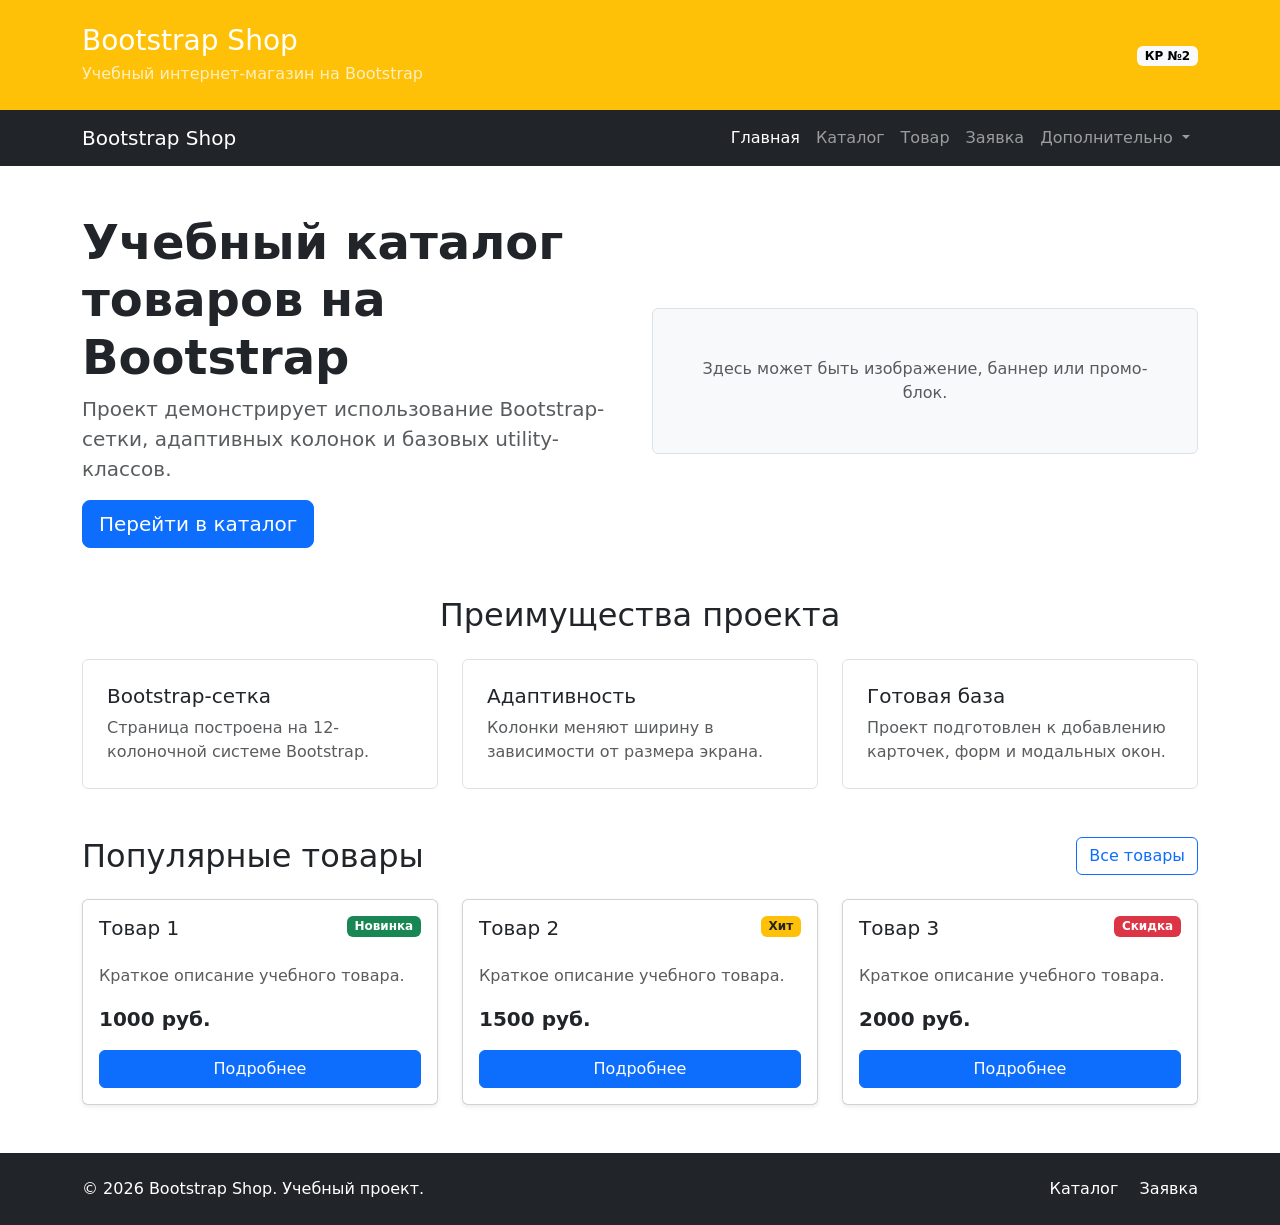
<file: index.html>
<!doctype html>
<html lang="ru">
  <head>
    <meta charset="UTF-8" />
    <meta name="viewport" content="width=device-width, initial-scale=1.0" />
    <title>Главная — Bootstrap Shop</title>
    <link
      href="https://cdn.jsdelivr.net/npm/bootstrap@5.3.3/dist/css/bootstrap.min.css"
      rel="stylesheet"
    />
    <link rel="stylesheet" href="css/custom.css" />
  </head>

  <body>
    <header class="bg-primary text-white py-4 bg-warning">
      <div class="container">
        <div class="row align-items-center">
          <div class="col-12 col-md-8">
            <h1 class="h3 mb-1">Bootstrap Shop</h1>
            <p class="mb-0 opacity-75">Учебный интернет-магазин на Bootstrap</p>
          </div>
          <div class="col-12 col-md-4 text-md-end mt-3 mt-md-0">
            <span class="badge bg-light text-primary text-black"> КР №2 </span>
          </div>
        </div>
      </div>
    </header>

    <nav class="navbar navbar-expand-lg navbar-dark bg-dark">
      <div class="container">
        <a class="navbar-brand" href="index.html">Bootstrap Shop</a>
        <button
          class="navbar-toggler"
          type="button"
          data-bs-toggle="collapse"
          data-bs-target="#mainNavbar"
          aria-controls="mainNavbar"
          aria-expanded="false"
          aria-label="Переключить навигацию"
        >
          <span class="navbar-toggler-icon"></span>
        </button>
        <div class="collapse navbar-collapse" id="mainNavbar">
          <ul class="navbar-nav ms-auto">
            <li class="nav-item">
              <a class="nav-link active" aria-current="page" href="index.html"
                >Главная</a
              >
            </li>
            <li class="nav-item">
              <a class="nav-link" href="catalog.html">Каталог</a>
            </li>
            <li class="nav-item">
              <a class="nav-link" href="product.html">Товар</a>
            </li>
            <li class="nav-item">
              <a class="nav-link" href="order.html">Заявка</a>
            </li>
            <li class="nav-item dropdown">
              <a
                class="nav-link dropdown-toggle"
                href="#"
                role="button"
                data-bs-toggle="dropdown"
                aria-expanded="false"
              >
                Дополнительно
              </a>
              <ul class="dropdown-menu">
                <li>
                  <a class="dropdown-item" href="catalog.html">Все товары</a>
                </li>
                <li>
                  <a class="dropdown-item" href="order.html">Оформить заявку</a>
                </li>
                <li>
                  <a class="dropdown-item" href="index.html#popular"
                    >Популярное</a
                  >
                </li>
              </ul>
            </li>
          </ul>
        </div>
      </div>
    </nav>

    <main>
      <section class="container my-5">
        <div class="row align-items-center g-4">
          <div class="col-12 col-lg-6">
            <h2 class="display-5 fw-bold">
              Учебный каталог товаров на Bootstrap
            </h2>
            <p class="lead text-muted">
              Проект демонстрирует использование Bootstrap-сетки, адаптивных
              колонок и базовых utility-классов.
            </p>
            <a class="btn btn-primary btn-lg" href="catalog.html"
              >Перейти в каталог</a
            >
          </div>
          <div class="col-12 col-lg-6">
            <div class="p-5 bg-light border rounded text-center">
              <p class="mb-0 text-muted">
                Здесь может быть изображение, баннер или промо-блок.
              </p>
            </div>
          </div>
        </div>
      </section>

      <section class="container my-5">
        <h2 class="text-center mb-4">Преимущества проекта</h2>
        <div class="row g-4">
          <div class="col-12 col-md-4">
            <div class="p-4 border rounded h-100 bg-white">
              <h3 class="h5">Bootstrap-сетка</h3>
              <p class="mb-0 text-muted">
                Страница построена на 12-колоночной системе Bootstrap.
              </p>
            </div>
          </div>
          <div class="col-12 col-md-4">
            <div class="p-4 border rounded h-100 bg-white">
              <h3 class="h5">Адаптивность</h3>
              <p class="mb-0 text-muted">
                Колонки меняют ширину в зависимости от размера экрана.
              </p>
            </div>
          </div>
          <div class="col-12 col-md-4">
            <div class="p-4 border rounded h-100 bg-white">
              <h3 class="h5">Готовая база</h3>
              <p class="mb-0 text-muted">
                Проект подготовлен к добавлению карточек, форм и модальных окон.
              </p>
            </div>
          </div>
        </div>
      </section>

      <section class="container my-5" id="popular">
        <div class="d-flex justify-content-between align-items-center mb-4">
          <h2 class="mb-0">Популярные товары</h2>
          <a class="btn btn-outline-primary" href="catalog.html">Все товары</a>
        </div>
        <div class="row g-4">
          <div class="col-12 col-md-6 col-lg-4">
            <div class="card h-100 shadow-sm">
              <div class="card-body d-flex flex-column">
                <div
                  class="d-flex justify-content-between align-items-start mb-3"
                >
                  <h3 class="card-title h5">Товар 1</h3>
                  <span class="badge bg-success">Новинка</span>
                </div>
                <p class="card-text text-muted">
                  Краткое описание учебного товара.
                </p>
                <p class="fw-bold fs-5 mt-auto">1000 руб.</p>
                <a class="btn btn-primary" href="product.html">Подробнее</a>
              </div>
            </div>
          </div>
          <div class="col-12 col-md-6 col-lg-4">
            <div class="card h-100 shadow-sm">
              <div class="card-body d-flex flex-column">
                <div
                  class="d-flex justify-content-between align-items-start mb-3"
                >
                  <h3 class="card-title h5">Товар 2</h3>
                  <span class="badge bg-warning text-dark">Хит</span>
                </div>
                <p class="card-text text-muted">
                  Краткое описание учебного товара.
                </p>
                <p class="fw-bold fs-5 mt-auto">1500 руб.</p>
                <a class="btn btn-primary" href="product.html">Подробнее</a>
              </div>
            </div>
          </div>
          <div class="col-12 col-md-6 col-lg-4">
            <div class="card h-100 shadow-sm">
              <div class="card-body d-flex flex-column">
                <div
                  class="d-flex justify-content-between align-items-start mb-3"
                >
                  <h3 class="card-title h5">Товар 3</h3>
                  <span class="badge bg-danger">Скидка</span>
                </div>
                <p class="card-text text-muted">
                  Краткое описание учебного товара.
                </p>
                <p class="fw-bold fs-5 mt-auto">2000 руб.</p>
                <a class="btn btn-primary" href="product.html">Подробнее</a>
              </div>
            </div>
          </div>
        </div>
      </section>
    </main>

    <footer class="bg-dark text-white py-4 mt-5">
      <div class="container">
        <div class="row align-items-center g-3">
          <div class="col-12 col-md-6">
            <p class="mb-0">&copy; 2026 Bootstrap Shop. Учебный проект.</p>
          </div>
          <div class="col-12 col-md-6 text-md-end">
            <a class="text-white text-decoration-none me-3" href="catalog.html"
              >Каталог</a
            >
            <a class="text-white text-decoration-none" href="order.html"
              >Заявка</a
            >
          </div>
        </div>
      </div>
    </footer>

    <script src="https://cdn.jsdelivr.net/npm/bootstrap@5.3.8/dist/js/bootstrap.bundle.min.js"></script>
  </body>
</html>
</file>
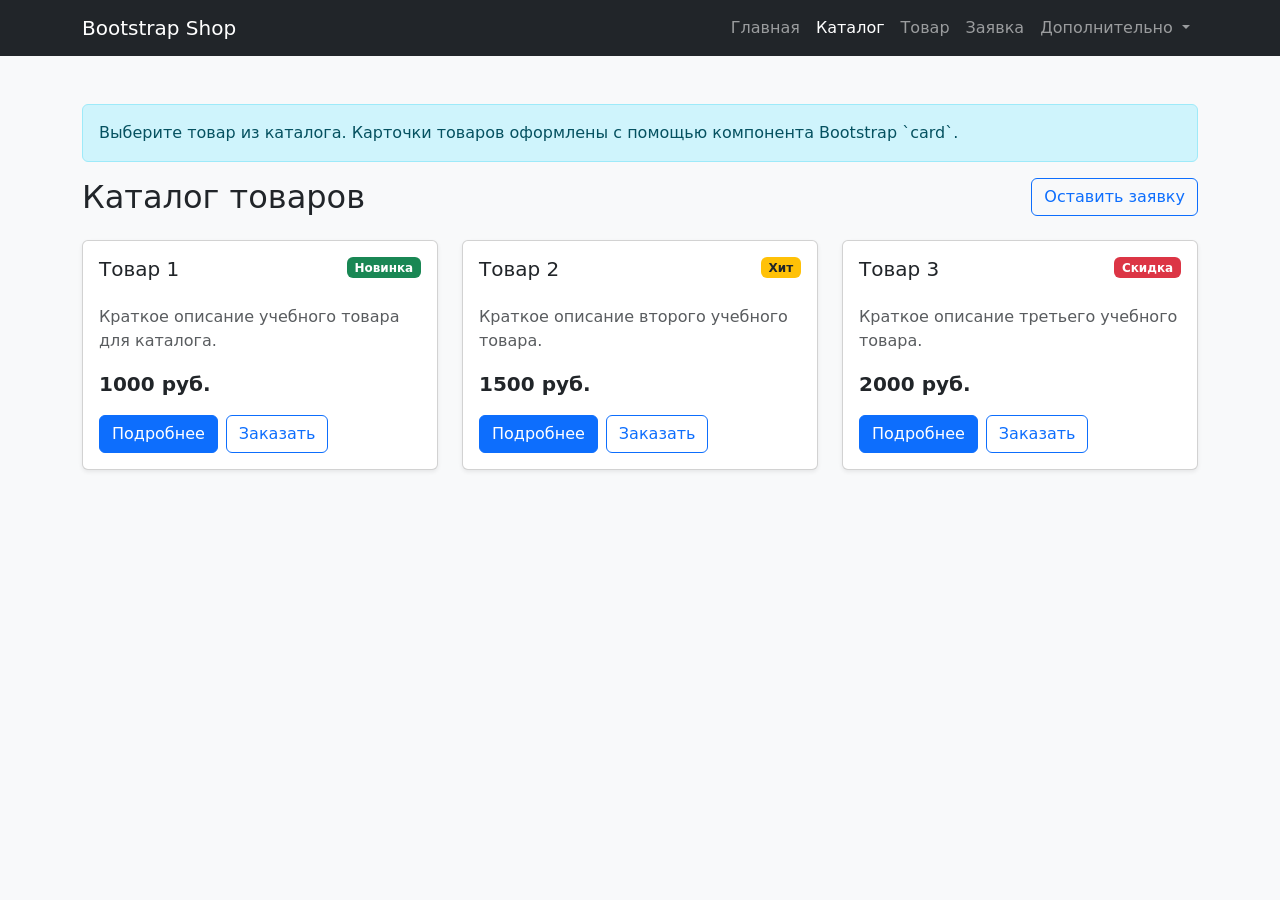
<file: catalog.html>
<!doctype html>
<html lang="ru">
  <head>
    <meta charset="UTF-8" />
    <meta name="viewport" content="width=device-width, initial-scale=1.0" />
    <title>Каталог — Bootstrap Shop</title>
    <link
      href="https://cdn.jsdelivr.net/npm/bootstrap@5.3.3/dist/css/bootstrap.min.css"
      rel="stylesheet"
    />
    <link rel="stylesheet" href="css/custom.css" />
  </head>
  <body class="bg-light">
    <nav class="navbar navbar-expand-lg navbar-dark bg-dark">
      <div class="container">
        <a class="navbar-brand" href="index.html">Bootstrap Shop</a>
        <button
          class="navbar-toggler"
          type="button"
          data-bs-toggle="collapse"
          data-bs-target="#mainNavbar"
          aria-controls="mainNavbar"
          aria-expanded="false"
          aria-label="Переключить навигацию"
        >
          <span class="navbar-toggler-icon"></span>
        </button>
        <div class="collapse navbar-collapse" id="mainNavbar">
          <ul class="navbar-nav ms-auto">
            <li class="nav-item">
              <a class="nav-link" href="index.html">Главная</a>
            </li>
            <li class="nav-item">
              <a class="nav-link active" aria-current="page" href="catalog.html"
                >Каталог</a
              >
            </li>
            <li class="nav-item">
              <a class="nav-link" href="product.html">Товар</a>
            </li>
            <li class="nav-item">
              <a class="nav-link" href="order.html">Заявка</a>
            </li>
            <li class="nav-item dropdown">
              <a
                class="nav-link dropdown-toggle"
                href="#"
                role="button"
                data-bs-toggle="dropdown"
                aria-expanded="false"
              >
                Дополнительно
              </a>
              <ul class="dropdown-menu">
                <li>
                  <a class="dropdown-item" href="catalog.html">Все товары</a>
                </li>
                <li>
                  <a class="dropdown-item" href="order.html">Оформить заявку</a>
                </li>
                <li>
                  <a class="dropdown-item" href="index.html#popular"
                    >Популярное</a
                  >
                </li>
              </ul>
            </li>
          </ul>
        </div>
      </div>
    </nav>

    <main class="container my-5">
      <div class="alert alert-info" role="alert">
        Выберите товар из каталога. Карточки товаров оформлены с помощью
        компонента Bootstrap `card`.
      </div>
      <div class="d-flex justify-content-between align-items-center mb-4">
        <h1 class="h2 mb-0">Каталог товаров</h1>
        <a class="btn btn-outline-primary" href="order.html">Оставить заявку</a>
      </div>
      <div class="row g-4">
        <!-- Товар 1 -->
        <div class="col-12 col-md-6 col-lg-4">
          <div class="card h-100 shadow-sm">
            <div class="card-body d-flex flex-column">
              <div
                class="d-flex justify-content-between align-items-start mb-3"
              >
                <h2 class="card-title h5">Товар 1</h2>
                <span class="badge bg-success">Новинка</span>
              </div>
              <p class="card-text text-muted">
                Краткое описание учебного товара для каталога.
              </p>
              <p class="fw-bold fs-5 mt-auto">1000 руб.</p>
              <div class="d-flex gap-2">
                <a class="btn btn-primary" href="product.html">Подробнее</a>
                <button
                  class="btn btn-outline-primary"
                  type="button"
                  data-bs-toggle="modal"
                  data-bs-target="#orderModal"
                >
                  Заказать
                </button>
              </div>
            </div>
          </div>
        </div>
        <!-- Товар 2 -->
        <div class="col-12 col-md-6 col-lg-4">
          <div class="card h-100 shadow-sm">
            <div class="card-body d-flex flex-column">
              <div
                class="d-flex justify-content-between align-items-start mb-3"
              >
                <h2 class="card-title h5">Товар 2</h2>
                <span class="badge bg-warning text-dark">Хит</span>
              </div>
              <p class="card-text text-muted">
                Краткое описание второго учебного товара.
              </p>
              <p class="fw-bold fs-5 mt-auto">1500 руб.</p>
              <div class="d-flex gap-2">
                <a class="btn btn-primary" href="product.html">Подробнее</a>
                <button
                  class="btn btn-outline-primary"
                  type="button"
                  data-bs-toggle="modal"
                  data-bs-target="#orderModal"
                >
                  Заказать
                </button>
              </div>
            </div>
          </div>
        </div>
        <!-- Товар 3 -->
        <div class="col-12 col-md-6 col-lg-4">
          <div class="card h-100 shadow-sm">
            <div class="card-body d-flex flex-column">
              <div
                class="d-flex justify-content-between align-items-start mb-3"
              >
                <h2 class="card-title h5">Товар 3</h2>
                <span class="badge bg-danger">Скидка</span>
              </div>
              <p class="card-text text-muted">
                Краткое описание третьего учебного товара.
              </p>
              <p class="fw-bold fs-5 mt-auto">2000 руб.</p>
              <div class="d-flex gap-2">
                <a class="btn btn-primary" href="product.html">Подробнее</a>
                <button
                  class="btn btn-outline-primary"
                  type="button"
                  data-bs-toggle="modal"
                  data-bs-target="#orderModal"
                >
                  Заказать
                </button>
              </div>
            </div>
          </div>
        </div>
      </div>
    </main>

    <!-- Модальное окно -->
    <div
      class="modal fade"
      id="orderModal"
      tabindex="-1"
      aria-labelledby="orderModalLabel"
      aria-hidden="true"
    >
      <div class="modal-dialog">
        <div class="modal-content">
          <div class="modal-header">
            <h2 class="modal-title h5" id="orderModalLabel">Быстрая заявка</h2>
            <button
              type="button"
              class="btn-close"
              data-bs-dismiss="modal"
              aria-label="Закрыть"
            ></button>
          </div>
          <div class="modal-body">
            <p class="text-muted">
              Оставьте контактные данные, и менеджер свяжется с вами.
            </p>
            <form>
              <div class="mb-3">
                <label for="modal-name" class="form-label">Имя</label>
                <input
                  id="modal-name"
                  type="text"
                  class="form-control"
                  required
                />
              </div>
              <div class="mb-3">
                <label for="modal-phone" class="form-label">Телефон</label>
                <input
                  id="modal-phone"
                  type="tel"
                  class="form-control"
                  required
                />
              </div>
              <div class="form-check mb-3">
                <input
                  id="modal-agree"
                  class="form-check-input"
                  type="checkbox"
                  required
                />
                <label class="form-check-label" for="modal-agree"
                  >Согласен на обработку данных</label
                >
              </div>
            </form>
          </div>
          <div class="modal-footer">
            <button
              type="button"
              class="btn btn-secondary"
              data-bs-dismiss="modal"
            >
              Закрыть
            </button>
            <button type="button" class="btn btn-primary">Отправить</button>
          </div>
        </div>
      </div>
    </div>

    <script src="https://cdn.jsdelivr.net/npm/bootstrap@5.3.8/dist/js/bootstrap.bundle.min.js"></script>
  </body>
</html>
</file>
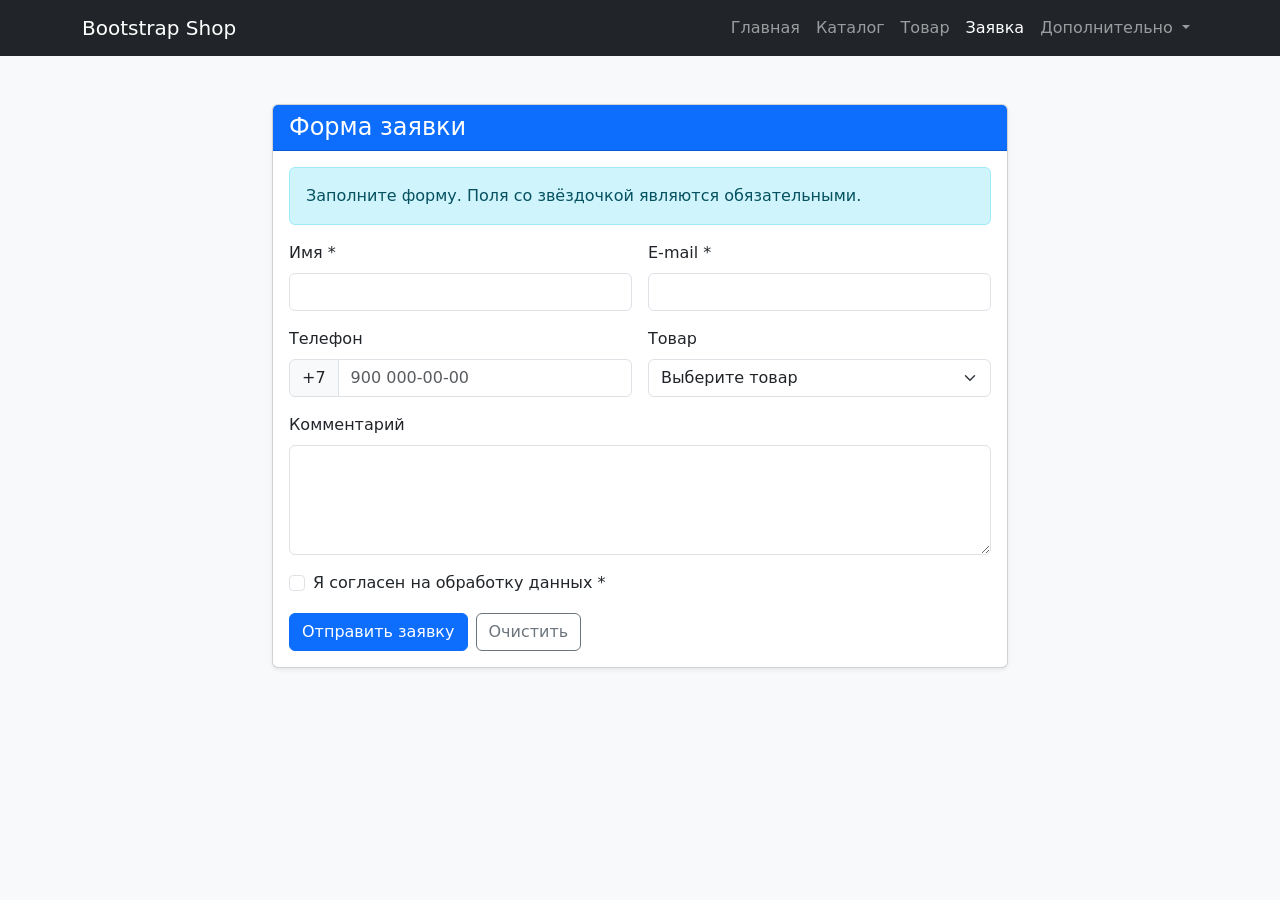
<file: order.html>
<!doctype html>
<html lang="ru">
  <head>
    <meta charset="UTF-8" />
    <meta name="viewport" content="width=device-width, initial-scale=1.0" />
    <title>Заявка — Bootstrap Shop</title>
    <link
      href="https://cdn.jsdelivr.net/npm/bootstrap@5.3.3/dist/css/bootstrap.min.css"
      rel="stylesheet"
    />
    <link rel="stylesheet" href="css/custom.css" />
  </head>
  <body class="bg-light">
    <nav class="navbar navbar-expand-lg navbar-dark bg-dark">
      <div class="container">
        <a class="navbar-brand" href="index.html">Bootstrap Shop</a>
        <button
          class="navbar-toggler"
          type="button"
          data-bs-toggle="collapse"
          data-bs-target="#mainNavbar"
          aria-controls="mainNavbar"
          aria-expanded="false"
          aria-label="Переключить навигацию"
        >
          <span class="navbar-toggler-icon"></span>
        </button>
        <div class="collapse navbar-collapse" id="mainNavbar">
          <ul class="navbar-nav ms-auto">
            <li class="nav-item">
              <a class="nav-link" href="index.html">Главная</a>
            </li>
            <li class="nav-item">
              <a class="nav-link" href="catalog.html">Каталог</a>
            </li>
            <li class="nav-item">
              <a class="nav-link" href="product.html">Товар</a>
            </li>
            <li class="nav-item">
              <a class="nav-link active" aria-current="page" href="order.html"
                >Заявка</a
              >
            </li>
            <li class="nav-item dropdown">
              <a
                class="nav-link dropdown-toggle"
                href="#"
                role="button"
                data-bs-toggle="dropdown"
                aria-expanded="false"
              >
                Дополнительно
              </a>
              <ul class="dropdown-menu">
                <li>
                  <a class="dropdown-item" href="catalog.html">Все товары</a>
                </li>
                <li>
                  <a class="dropdown-item" href="order.html">Оформить заявку</a>
                </li>
                <li>
                  <a class="dropdown-item" href="index.html#popular"
                    >Популярное</a
                  >
                </li>
              </ul>
            </li>
          </ul>
        </div>
      </div>
    </nav>

    <main class="container my-5">
      <div class="row justify-content-center">
        <div class="col-12 col-lg-8">
          <div class="card shadow-sm">
            <div class="card-header bg-primary text-white">
              <h1 class="h4 mb-0">Форма заявки</h1>
            </div>
            <div class="card-body">
              <div class="alert alert-info" role="alert">
                Заполните форму. Поля со звёздочкой являются обязательными.
              </div>
              <form>
                <div class="row g-3">
                  <div class="col-12 col-md-6">
                    <label for="order-name" class="form-label">Имя *</label>
                    <input
                      id="order-name"
                      name="name"
                      type="text"
                      class="form-control"
                      required
                    />
                  </div>
                  <div class="col-12 col-md-6">
                    <label for="order-email" class="form-label">E-mail *</label>
                    <input
                      id="order-email"
                      name="email"
                      type="email"
                      class="form-control"
                      required
                    />
                  </div>
                  <div class="col-12 col-md-6">
                    <label for="order-phone" class="form-label">Телефон</label>
                    <div class="input-group">
                      <span class="input-group-text">+7</span>
                      <input
                        id="order-phone"
                        name="phone"
                        type="tel"
                        class="form-control"
                        placeholder="900 000-00-00"
                      />
                    </div>
                  </div>
                  <div class="col-12 col-md-6">
                    <label for="order-product" class="form-label">Товар</label>
                    <select
                      id="order-product"
                      name="product"
                      class="form-select"
                    >
                      <option selected>Выберите товар</option>
                      <option value="product-1">Товар 1</option>
                      <option value="product-2">Товар 2</option>
                      <option value="product-3">Товар 3</option>
                    </select>
                  </div>
                  <div class="col-12">
                    <label for="order-comment" class="form-label"
                      >Комментарий</label
                    >
                    <textarea
                      id="order-comment"
                      name="comment"
                      class="form-control"
                      rows="4"
                    ></textarea>
                  </div>
                  <div class="col-12">
                    <div class="form-check">
                      <input
                        id="order-agree"
                        class="form-check-input"
                        type="checkbox"
                        required
                      />
                      <label class="form-check-label" for="order-agree"
                        >Я согласен на обработку данных *</label
                      >
                    </div>
                  </div>
                  <div class="col-12 d-flex gap-2">
                    <button class="btn btn-primary" type="submit">
                      Отправить заявку
                    </button>
                    <button class="btn btn-outline-secondary" type="reset">
                      Очистить
                    </button>
                  </div>
                </div>
              </form>
            </div>
          </div>
        </div>
      </div>
    </main>

    <script src="https://cdn.jsdelivr.net/npm/bootstrap@5.3.8/dist/js/bootstrap.bundle.min.js"></script>
  </body>
</html>
</file>
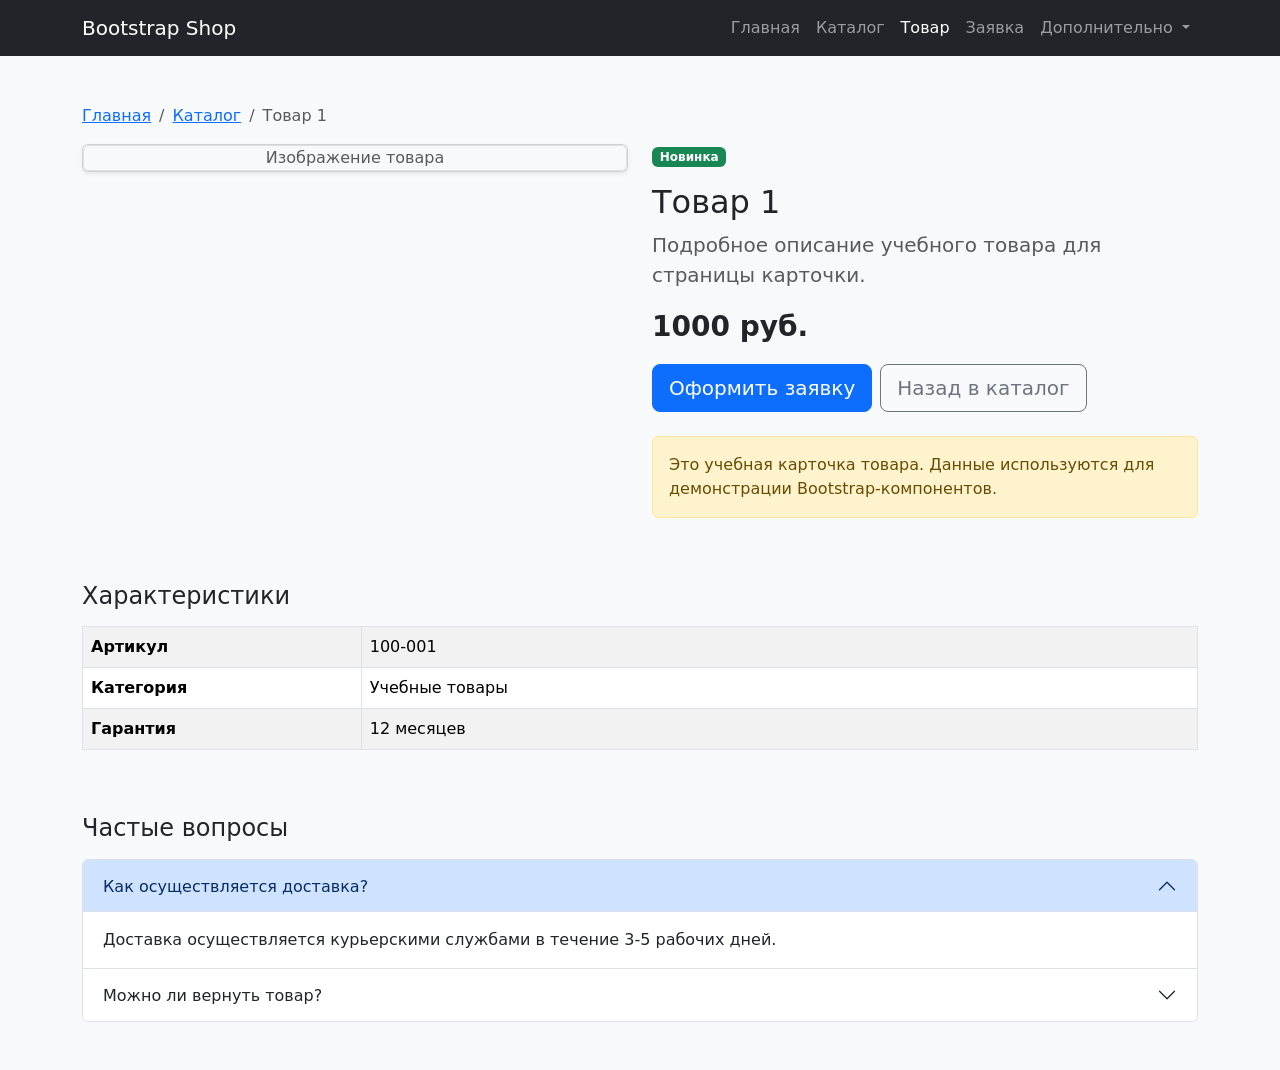
<file: product.html>
<!doctype html>
<html lang="ru">
  <head>
    <meta charset="UTF-8" />
    <meta name="viewport" content="width=device-width, initial-scale=1.0" />
    <title>Товар — Bootstrap Shop</title>
    <link
      href="https://cdn.jsdelivr.net/npm/bootstrap@5.3.3/dist/css/bootstrap.min.css"
      rel="stylesheet"
    />
    <link rel="stylesheet" href="css/custom.css" />
  </head>
  <body class="bg-light">
    <nav class="navbar navbar-expand-lg navbar-dark bg-dark">
      <div class="container">
        <a class="navbar-brand" href="index.html">Bootstrap Shop</a>
        <button
          class="navbar-toggler"
          type="button"
          data-bs-toggle="collapse"
          data-bs-target="#mainNavbar"
          aria-controls="mainNavbar"
          aria-expanded="false"
          aria-label="Переключить навигацию"
        >
          <span class="navbar-toggler-icon"></span>
        </button>
        <div class="collapse navbar-collapse" id="mainNavbar">
          <ul class="navbar-nav ms-auto">
            <li class="nav-item">
              <a class="nav-link" href="index.html">Главная</a>
            </li>
            <li class="nav-item">
              <a class="nav-link" href="catalog.html">Каталог</a>
            </li>
            <li class="nav-item">
              <a class="nav-link active" aria-current="page" href="product.html"
                >Товар</a
              >
            </li>
            <li class="nav-item">
              <a class="nav-link" href="order.html">Заявка</a>
            </li>
            <li class="nav-item dropdown">
              <a
                class="nav-link dropdown-toggle"
                href="#"
                role="button"
                data-bs-toggle="dropdown"
                aria-expanded="false"
              >
                Дополнительно
              </a>
              <ul class="dropdown-menu">
                <li>
                  <a class="dropdown-item" href="catalog.html">Все товары</a>
                </li>
                <li>
                  <a class="dropdown-item" href="order.html">Оформить заявку</a>
                </li>
                <li>
                  <a class="dropdown-item" href="index.html#popular"
                    >Популярное</a
                  >
                </li>
              </ul>
            </li>
          </ul>
        </div>
      </div>
    </nav>

    <main class="container my-5">
      <nav aria-label="breadcrumb">
        <ol class="breadcrumb">
          <li class="breadcrumb-item"><a href="index.html">Главная</a></li>
          <li class="breadcrumb-item"><a href="catalog.html">Каталог</a></li>
          <li class="breadcrumb-item active" aria-current="page">Товар 1</li>
        </ol>
      </nav>

      <div class="row g-4">
        <div class="col-12 col-lg-6">
          <div class="card shadow-sm">
            <div
              class="placeholder-image bg-light border rounded d-flex align-items-center justify-content-center"
            >
              <span class="text-muted">Изображение товара</span>
            </div>
          </div>
        </div>
        <div class="col-12 col-lg-6">
          <span class="badge bg-success mb-3">Новинка</span>
          <h1 class="h2">Товар 1</h1>
          <p class="lead text-muted">
            Подробное описание учебного товара для страницы карточки.
          </p>
          <p class="fs-3 fw-bold">1000 руб.</p>
          <div class="d-flex gap-2 mb-4">
            <a class="btn btn-primary btn-lg" href="order.html"
              >Оформить заявку</a
            >
            <a class="btn btn-outline-secondary btn-lg" href="catalog.html"
              >Назад в каталог</a
            >
          </div>
          <div class="alert alert-warning" role="alert">
            Это учебная карточка товара. Данные используются для демонстрации
            Bootstrap-компонентов.
          </div>
        </div>
      </div>

      <section class="mt-5">
        <h2 class="h4 mb-3">Характеристики</h2>
        <div class="table-responsive">
          <table class="table table-striped table-bordered align-middle">
            <tbody>
              <tr>
                <th scope="row" class="w-25">Артикул</th>
                <td>100-001</td>
              </tr>
              <tr>
                <th scope="row">Категория</th>
                <td>Учебные товары</td>
              </tr>
              <tr>
                <th scope="row">Гарантия</th>
                <td>12 месяцев</td>
              </tr>
            </tbody>
          </table>
        </div>
      </section>

      <!-- Дополнительный компонент Accordion -->
      <section class="my-5">
        <h2 class="h4 mb-3">Частые вопросы</h2>
        <div class="accordion" id="faqAccordion">
          <div class="accordion-item">
            <h3 class="accordion-header">
              <button
                class="accordion-button"
                type="button"
                data-bs-toggle="collapse"
                data-bs-target="#collapseOne"
                aria-expanded="true"
                aria-controls="collapseOne"
              >
                Как осуществляется доставка?
              </button>
            </h3>
            <div
              id="collapseOne"
              class="accordion-collapse collapse show"
              data-bs-parent="#faqAccordion"
            >
              <div class="accordion-body">
                Доставка осуществляется курьерскими службами в течение 3-5
                рабочих дней.
              </div>
            </div>
          </div>
          <div class="accordion-item">
            <h3 class="accordion-header">
              <button
                class="accordion-button collapsed"
                type="button"
                data-bs-toggle="collapse"
                data-bs-target="#collapseTwo"
                aria-expanded="false"
                aria-controls="collapseTwo"
              >
                Можно ли вернуть товар?
              </button>
            </h3>
            <div
              id="collapseTwo"
              class="accordion-collapse collapse"
              data-bs-parent="#faqAccordion"
            >
              <div class="accordion-body">
                Да, вы можете вернуть товар в течение 14 дней с момента покупки
                при сохранении его товарного вида.
              </div>
            </div>
          </div>
        </div>
      </section>
    </main>

    <script src="https://cdn.jsdelivr.net/npm/bootstrap@5.3.8/dist/js/bootstrap.bundle.min.js"></script>
  </body>
</html>
</file>
<file: css/custom.css>
body {
  min-height: 100vh;
}

.placeholder-box {
  min-height: 240px;
}
.placeholder-box {
  min-height: 320px;
}
.card-img-top {
  height: 180px;
  object-fit: cover;
}
</file>
